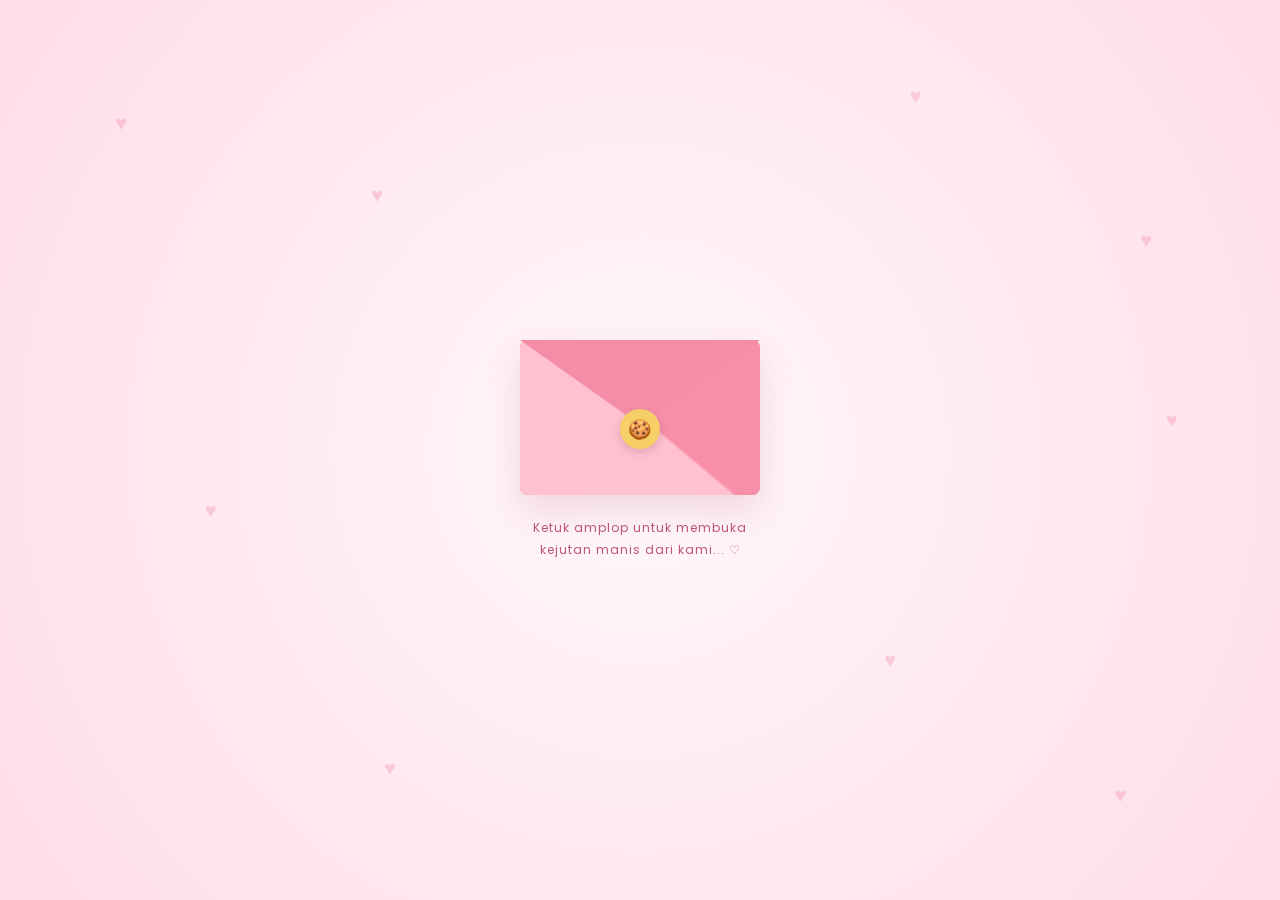
<file: index.html>
<!DOCTYPE html>
<html lang="id">
<head>
    <meta charset="UTF-8">
    <meta name="viewport" content="width=device-width, initial-scale=1.0">
    <title>TOKO COOKIES</title>
    <link rel="stylesheet" href="style.css">
</head>
<body>

<!-- HALAMAN PEMBUKA -->
<section id="intro-screen">

    <div class="hearts">
        <span>♥</span>
        <span>♥</span>
        <span>♥</span>
        <span>♥</span>
        <span>♥</span>
        <span>♥</span>
        <span>♥</span>
        <span>♥</span>
        <span>♥</span>
    </div>

    <div class="intro-content">

        <div class="envelope" id="envelope" onclick="openInvitation()">

            <div class="envelope-back"></div>

            <div class="envelope-paper">
                <span>♡</span>
                <h2>Welcome!</h2>
                <p>Sweet moments await you</p>
            </div>

            <div class="envelope-front"></div>

            <div class="envelope-flap"></div>

            <div class="envelope-seal">🍪</div>

        </div>

        <p class="intro-text">
            Ketuk amplop untuk membuka<br>
            kejutan manis dari kami... ♡
        </p>

    </div>

</section>


<!-- WEBSITE UTAMA -->
<div id="main-site">

    <header>
        <a href="home.html" target="konten" class="logo">
            Crumbelle<span>♡</span>
        </a>

        <nav>
            <a href="home.html" target="konten">Home</a>
            <a href="about.html" target="konten">About</a>
            <a href="product.html" target="konten">Product</a>
            <a href="review.html" target="konten">Review</a>
            <a href="branches.html" target="konten">Branches</a>
            <a href="contact.html" target="konten">Contact</a>
        </nav>

        <a href="product.html" target="konten" class="cart">
            🛒 <span id="cart-count">0</span>
        </a>
    </header>

    <iframe src="home.html" name="konten" title="Konten Toko Cookies"></iframe>

    <footer>
        <p>© 2026 TOKO COOKIES. All Rights Reserved. ♡</p>
    </footer>

</div>

<script src="script.js"></script>

</body>
</html>
</file>
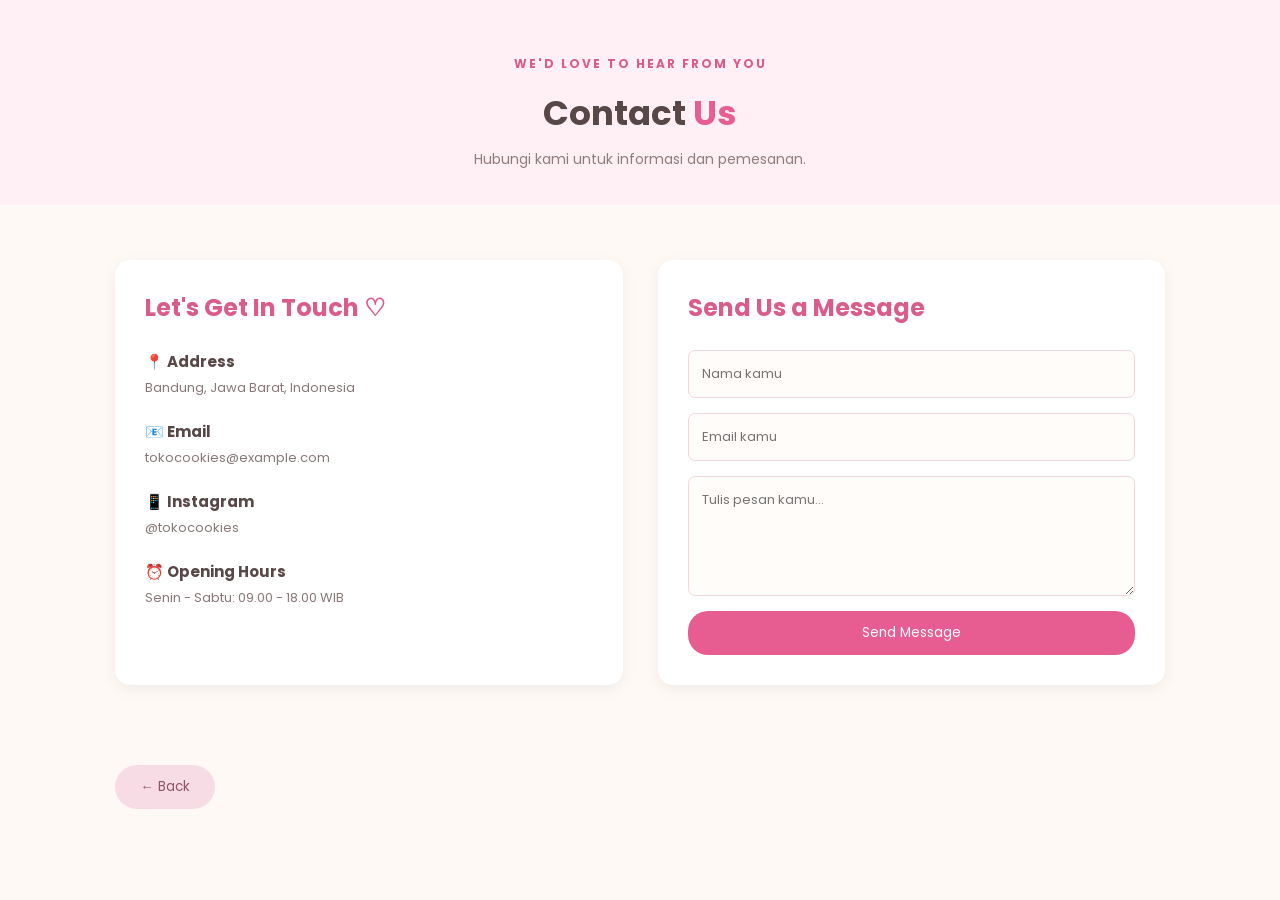
<file: contact.html>
<!DOCTYPE html>
<html lang="id">
<head>
<meta charset="UTF-8">
<meta name="viewport" content="width=device-width, initial-scale=1.0">
<title>Contact - TOKO COOKIES</title>
<link rel="stylesheet" href="style.css">
</head>
<body>

<section class="page-heading">
    <p class="small-title">WE'D LOVE TO HEAR FROM YOU</p>
    <h1>Contact <span>Us</span></h1>
    <p>Hubungi kami untuk informasi dan pemesanan.</p>
</section>

<section class="contact-container">

    <div class="contact-card">
        <h2>Let's Get In Touch ♡</h2>

        <div class="contact-info">
            <h3>📍 Address</h3>
            <p>Bandung, Jawa Barat, Indonesia</p>
        </div>

        <div class="contact-info">
            <h3>📧 Email</h3>
            <p>tokocookies@example.com</p>
        </div>

        <div class="contact-info">
            <h3>📱 Instagram</h3>
            <p>@tokocookies</p>
        </div>

        <div class="contact-info">
            <h3>⏰ Opening Hours</h3>
            <p>Senin - Sabtu: 09.00 - 18.00 WIB</p>
        </div>
    </div>

    <div class="contact-form">
        <h2>Send Us a Message</h2>

        <form onsubmit="sendMessage(event)">
            <input type="text" placeholder="Nama kamu" required>
            <input type="email" placeholder="Email kamu" required>
            <textarea placeholder="Tulis pesan kamu..." required></textarea>
            <button type="submit">Send Message</button>
        </form>
    </div>

</section>

<div class="back-area">
    <button class="back-btn" onclick="history.back()">← Back</button>
</div>

<script src="script.js"></script>
</body>
</html>
</file>
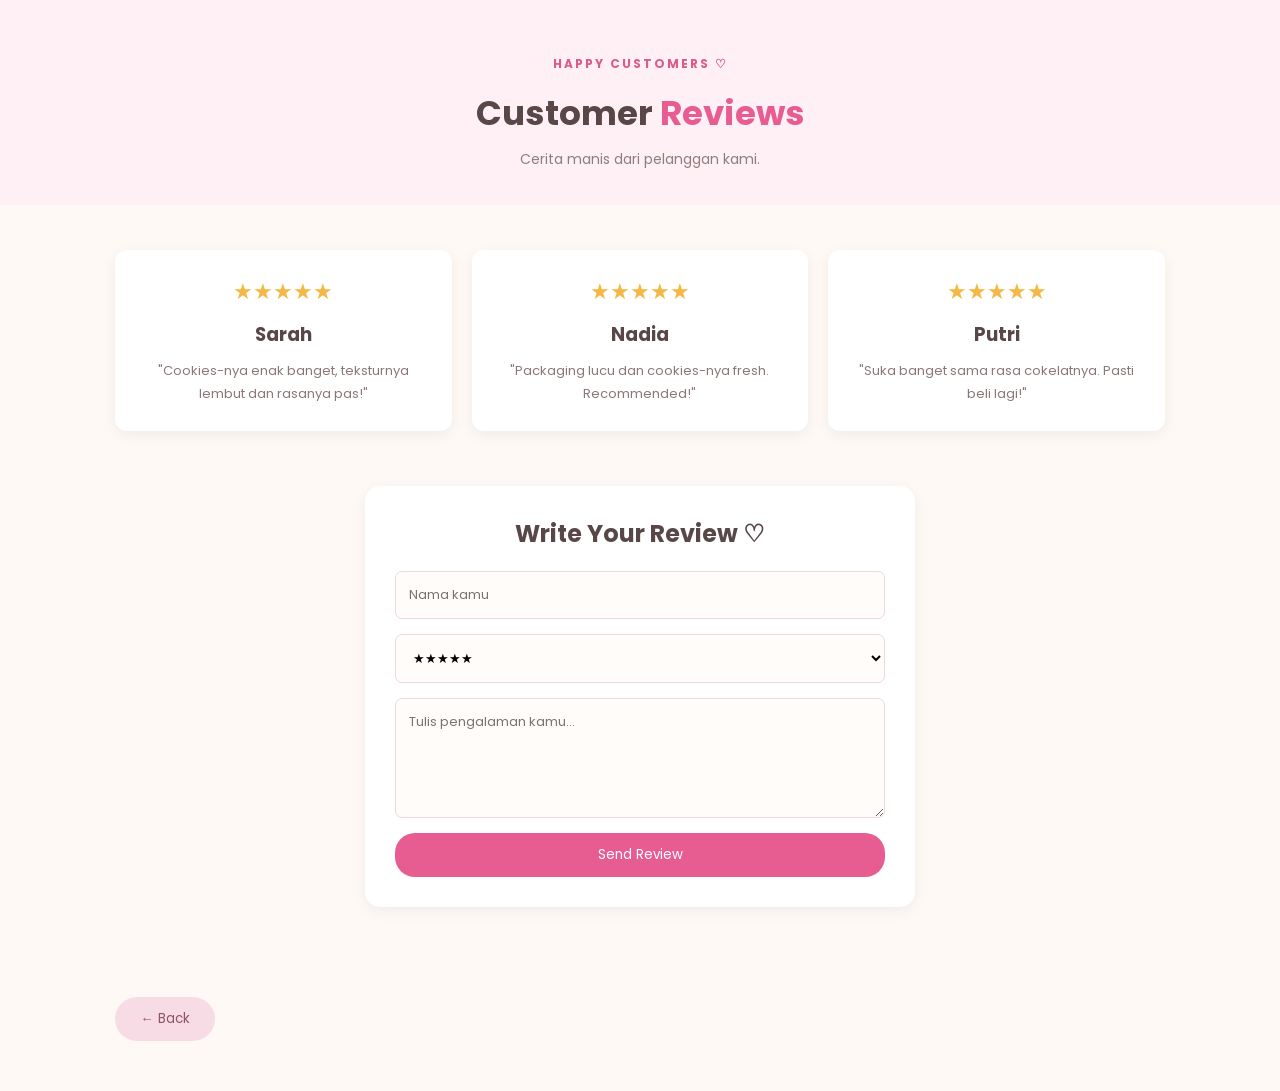
<file: review.html>
<!DOCTYPE html>
<html lang="id">
<head>
<meta charset="UTF-8">
<meta name="viewport" content="width=device-width, initial-scale=1.0">
<title>Review - TOKO COOKIES</title>
<link rel="stylesheet" href="style.css">
</head>
<body>

<section class="page-heading">
    <p class="small-title">HAPPY CUSTOMERS ♡</p>
    <h1>Customer <span>Reviews</span></h1>
    <p>Cerita manis dari pelanggan kami.</p>
</section>

<section class="review-container" id="review-list">

    <div class="review-card">
        <div class="stars">★★★★★</div>
        <h3>Sarah</h3>
        <p>"Cookies-nya enak banget, teksturnya lembut dan rasanya pas!"</p>
    </div>

    <div class="review-card">
        <div class="stars">★★★★★</div>
        <h3>Nadia</h3>
        <p>"Packaging lucu dan cookies-nya fresh. Recommended!"</p>
    </div>

    <div class="review-card">
        <div class="stars">★★★★★</div>
        <h3>Putri</h3>
        <p>"Suka banget sama rasa cokelatnya. Pasti beli lagi!"</p>
    </div>

</section>

<section class="review-form">
    <h2>Write Your Review ♡</h2>

    <form onsubmit="addReview(event)">
        <input type="text" id="review-name" placeholder="Nama kamu" required>

        <select id="review-rating">
            <option value="5">★★★★★</option>
            <option value="4">★★★★</option>
            <option value="3">★★★</option>
            <option value="2">★★</option>
            <option value="1">★</option>
        </select>

        <textarea id="review-message" placeholder="Tulis pengalaman kamu..." required></textarea>

        <button type="submit">Send Review</button>
    </form>
</section>

<div class="back-area">
    <button class="back-btn" onclick="history.back()">← Back</button>
</div>

<script src="script.js"></script>
</body>
</html>
</file>
<file: style.css>
@import url('https://fonts.googleapis.com/css2?family=Poppins:wght@300;400;500;600;700;800&display=swap');

* {
    margin: 0;
    padding: 0;
    box-sizing: border-box;
    font-family: 'Poppins', sans-serif;
}

body {
    background: #FFF9F5;
    color: #594747;
    overflow-x: hidden;
}

html {
    scroll-behavior: smooth;
}

/* HEADER */

header {
    background: #FFFFFF;
    padding: 20px 6%;
    display: flex;
    justify-content: space-between;
    align-items: center;
    gap: 15px;
    box-shadow: 0 3px 15px rgba(0,0,0,0.06);
    position: sticky;
    top: 0;
    z-index: 100;
}

.logo {
    font-size: 25px;
    font-weight: 800;
    color: #594747;
    text-decoration: none;
}

.logo span {
    color: #E85D91;
}

nav {
    display: flex;
    gap: 20px;
    flex-wrap: wrap;
    justify-content: center;
}

nav a {
    text-decoration: none;
    color: #594747;
    font-size: 13px;
    transition: 0.3s;
}

nav a:hover {
    color: #E85D91;
}

.cart {
    color: #594747;
    text-decoration: none;
    font-size: 20px;
}

.cart span {
    background: #E85D91;
    color: white;
    padding: 3px 8px;
    border-radius: 50%;
    font-size: 11px;
}

iframe {
    width: 100%;
    height: 1200px;
    border: none;
    display: block;
}

footer {
    background: #F8DCE5;
    padding: 22px;
    text-align: center;
    color: #75545B;
    font-size: 13px;
}

/* BUTTON */

.btn {
    display: inline-block;
    background: #E85D91;
    color: white;
    padding: 12px 25px;
    border-radius: 30px;
    text-decoration: none;
    font-size: 13px;
    border: none;
    cursor: pointer;
    transition: 0.3s;
    margin: 5px;
}

.btn:hover {
    background: #C94275;
    transform: translateY(-3px);
}

.btn-light {
    background: white;
    color: #D95C8A;
    border: 1px solid #F0C7D5;
}

/* HOME */

.hero {
    min-height: 540px;
    padding: 60px 9%;
    display: flex;
    align-items: center;
    justify-content: space-between;
    gap: 40px;
    background: linear-gradient(120deg, #FFF1E9, #FCE1E9);
}

.hero-text {
    max-width: 500px;
}

.small-title {
    color: #D95C8A;
    font-size: 12px;
    font-weight: 700;
    letter-spacing: 2px;
    margin-bottom: 15px;
}

.hero h1 {
    font-size: 46px;
    line-height: 1.3;
}

.hero h1 span,
.page-heading h1 span {
    color: #E85D91;
}

.hero-text > p:not(.small-title) {
    margin: 20px 0;
    line-height: 1.9;
    font-size: 14px;
    color: #816B6B;
}

.hero-image img {
    width: 420px;
    height: 370px;
    object-fit: cover;
    border-radius: 25px;
    box-shadow: 0 12px 30px rgba(120,70,70,0.15);
}

.welcome {
    text-align: center;
    padding: 65px 20px;
}

.welcome h2 {
    font-size: 27px;
    margin-bottom: 15px;
}

.welcome > p:last-child {
    color: #8A7777;
    font-size: 14px;
}

.features {
    display: flex;
    justify-content: center;
    gap: 20px;
    padding: 20px 7% 65px;
}

.feature-card {
    background: white;
    padding: 30px 20px;
    text-align: center;
    border-radius: 15px;
    flex: 1;
    box-shadow: 0 4px 15px rgba(0,0,0,0.05);
}

.feature-card h3 {
    color: #D95C8A;
    margin-bottom: 10px;
}

.feature-card p {
    font-size: 13px;
    color: #8A7777;
    line-height: 1.7;
}

.promo {
    text-align: center;
    background: #FCE1E9;
    padding: 55px 20px;
}

.promo h2 {
    margin-bottom: 10px;
}

.promo p {
    margin-bottom: 15px;
}

/* PAGE HEADING */

.page-heading {
    text-align: center;
    padding: 55px 20px 35px;
    background: #FFF0F5;
}

.page-heading h1 {
    font-size: 34px;
    margin-bottom: 10px;
}

.page-heading > p:last-child {
    color: #917D7D;
    font-size: 14px;
}

/* ABOUT */

.about-container {
    display: flex;
    align-items: center;
    gap: 50px;
    padding: 65px 9%;
}

.about-image img {
    width: 400px;
    height: 350px;
    object-fit: cover;
    border-radius: 20px;
}

.about-text {
    flex: 1;
}

.about-text h2 {
    font-size: 27px;
    color: #D95C8A;
    margin-bottom: 20px;
}

.about-text p {
    font-size: 14px;
    color: #816B6B;
    line-height: 2;
    margin-bottom: 12px;
}

.about-details {
    display: grid;
    grid-template-columns: repeat(3, 1fr);
    gap: 20px;
    padding: 20px 8% 60px;
}

.detail-card {
    background: white;
    padding: 30px;
    border-radius: 15px;
    text-align: center;
    box-shadow: 0 4px 15px rgba(0,0,0,0.05);
}

.detail-card h2 {
    color: #D95C8A;
    margin-bottom: 15px;
    font-size: 19px;
}

.detail-card p {
    font-size: 13px;
    line-height: 1.8;
    color: #816B6B;
}

.about-extra {
    text-align: center;
    padding: 30px 0;
}

/* PRODUCT */

.shop-top {
    display: flex;
    justify-content: space-between;
    align-items: center;
    padding: 25px 9% 5px;
    flex-wrap: wrap;
}

.product-container {
    display: grid;
    grid-template-columns: repeat(3, 1fr);
    gap: 22px;
    padding: 35px 9% 65px;
}

.product-card {
    background: white;
    border-radius: 15px;
    text-align: center;
    padding: 12px 12px 22px;
    position: relative;
    overflow: hidden;
    box-shadow: 0 4px 15px rgba(0,0,0,0.07);
    transition: 0.3s;
    animation: fadeUp 0.7s ease both;
}

.product-card:hover {
    transform: translateY(-7px);
    box-shadow: 0 10px 25px rgba(0,0,0,0.12);
}

.product-card .main-product-img {
    width: 100%;
    height: 200px;
    object-fit: cover;
    border-radius: 12px;
}

.discount {
    position: absolute;
    top: 20px;
    left: 20px;
    background: #FCE2EB;
    color: #D84C80;
    padding: 6px 10px;
    font-size: 10px;
    border-radius: 15px;
    z-index: 2;
}

.thumbnails {
    display: flex;
    justify-content: center;
    gap: 8px;
    margin: 10px 0;
}

.thumbnails img {
    width: 45px;
    height: 45px;
    object-fit: cover;
    border-radius: 7px;
    cursor: pointer;
    border: 2px solid #F5D3DF;
    transition: 0.3s;
}

.thumbnails img:hover {
    border-color: #E85D91;
    transform: scale(1.1);
}

.product-card h3 {
    font-size: 16px;
    margin: 10px;
}

.price {
    color: #D94E83;
    font-size: 16px;
    font-weight: 700;
    margin-bottom: 12px;
}

.product-card button {
    border: none;
    background: #E85D91;
    color: white;
    padding: 10px 15px;
    border-radius: 20px;
    cursor: pointer;
    transition: 0.3s;
    margin: 3px;
    font-size: 11px;
}

.product-card button:hover {
    background: #C94275;
}

.product-card .buy-btn {
    background: #E8B96D;
    color: #594747;
}

/* CART */

.cart-section {
    background: white;
    margin: 20px 9% 50px;
    padding: 30px;
    border-radius: 15px;
    box-shadow: 0 4px 15px rgba(0,0,0,0.06);
}

.cart-section h2 {
    margin-bottom: 20px;
    color: #D95C8A;
}

.cart-item {
    display: flex;
    justify-content: space-between;
    align-items: center;
    gap: 10px;
    border-bottom: 1px solid #F5DDE5;
    padding: 15px 0;
}

.cart-item button {
    padding: 5px 10px;
    border: none;
    background: #F8DCE5;
    color: #594747;
    border-radius: 5px;
    cursor: pointer;
}

.cart-section h3 {
    margin: 20px 0;
}

/* REVIEW */

.review-container {
    display: grid;
    grid-template-columns: repeat(3, 1fr);
    gap: 20px;
    padding: 45px 9%;
}

.review-card {
    background: white;
    padding: 25px;
    border-radius: 12px;
    text-align: center;
    box-shadow: 0 4px 15px rgba(0,0,0,0.06);
}

.stars {
    color: #F3B944;
    font-size: 22px;
    margin-bottom: 12px;
}

.review-card h3 {
    margin-bottom: 10px;
}

.review-card p {
    color: #8A7777;
    font-size: 13px;
    line-height: 1.8;
}

.review-form {
    max-width: 550px;
    margin: 10px auto 65px;
    padding: 30px;
    background: white;
    border-radius: 15px;
    box-shadow: 0 4px 15px rgba(0,0,0,0.06);
}

.review-form h2 {
    text-align: center;
    margin-bottom: 20px;
}

/* CONTACT */

.contact-container {
    display: grid;
    grid-template-columns: 1fr 1fr;
    gap: 35px;
    padding: 55px 9%;
}

.contact-card,
.contact-form {
    background: white;
    padding: 30px;
    border-radius: 15px;
    box-shadow: 0 4px 15px rgba(0,0,0,0.06);
}

.contact-card h2,
.contact-form h2 {
    margin-bottom: 25px;
    color: #D95C8A;
}

.contact-info {
    margin-bottom: 22px;
}

.contact-info h3 {
    font-size: 15px;
    margin-bottom: 5px;
}

.contact-info p {
    font-size: 13px;
    color: #8A7777;
}

/* BRANCHES */

.branch-container {
    display: grid;
    grid-template-columns: repeat(3, 1fr);
    gap: 22px;
    padding: 45px 8%;
}

.branch-card {
    background: white;
    border-radius: 15px;
    overflow: hidden;
    box-shadow: 0 4px 15px rgba(0,0,0,0.07);
    transition: 0.3s;
}

.branch-card:hover {
    transform: translateY(-7px);
}

.branch-card img {
    width: 100%;
    height: 190px;
    object-fit: cover;
}

.branch-info {
    padding: 20px;
}

.branch-info h2 {
    color: #D95C8A;
    font-size: 18px;
    margin-bottom: 12px;
}

.branch-info p {
    color: #816B6B;
    font-size: 12px;
    margin-bottom: 12px;
    line-height: 1.7;
}

/* FORM */

input, textarea, select {
    width: 100%;
    padding: 13px;
    border: 1px solid #F0D6DE;
    border-radius: 7px;
    outline: none;
    font-size: 13px;
    background: #FFFCFA;
}

textarea {
    min-height: 120px;
    resize: vertical;
}

.review-form form,
.contact-form form {
    display: flex;
    flex-direction: column;
    gap: 15px;
}

.review-form button,
.contact-form button {
    border: none;
    background: #E85D91;
    color: white;
    padding: 12px;
    border-radius: 20px;
    cursor: pointer;
}

/* BACK BUTTON */

.back-area {
    padding: 25px 9% 50px;
}

.back-btn {
    border: none;
    background: #F8DCE5;
    color: #8D5367;
    padding: 12px 25px;
    border-radius: 25px;
    cursor: pointer;
    transition: 0.3s;
}

.back-btn:hover {
    background: #E85D91;
    color: white;
}

/* FALLING COOKIES */

.falling-cookies {
    position: fixed;
    top: 0;
    left: 0;
    width: 100%;
    height: 100%;
    pointer-events: none;
    z-index: 5;
    overflow: hidden;
}

.falling-cookie {
    position: absolute;
    top: -50px;
    animation: fall linear forwards;
    opacity: 0.8;
}

@keyframes fall {
    0% {
        transform: translateY(-50px) rotate(0deg);
        opacity: 0;
    }

    10% {
        opacity: 0.8;
    }

    100% {
        transform: translateY(110vh) rotate(500deg);
        opacity: 0;
    }
}

/* OTHER ANIMATIONS */

@keyframes fadeUp {
    from {
        opacity: 0;
        transform: translateY(25px);
    }

    to {
        opacity: 1;
        transform: translateY(0);
    }
}

/* RESPONSIVE */

@media (max-width: 768px) {

    header {
        flex-direction: column;
        padding: 15px;
    }

    nav {
        gap: 12px;
    }

    nav a {
        font-size: 11px;
    }

    .hero {
        flex-direction: column;
        text-align: center;
        padding: 40px 20px;
    }

    .hero h1 {
        font-size: 34px;
    }

    .hero-image img {
        width: 100%;
        height: 260px;
    }

    .features {
        flex-direction: column;
    }

    .about-container {
        flex-direction: column;
        padding: 35px 20px;
    }

    .about-image img {
        width: 100%;
        height: 260px;
    }

    .about-details {
        grid-template-columns: 1fr;
    }

    .product-container {
        grid-template-columns: repeat(2, 1fr);
        padding: 25px 15px;
        gap: 12px;
    }

    .product-card .main-product-img {
        height: 145px;
    }

    .review-container {
        grid-template-columns: 1fr;
        padding: 25px 20px;
    }

    .contact-container {
        grid-template-columns: 1fr;
        padding: 25px 20px;
    }

    .branch-container {
        grid-template-columns: 1fr;
    }

    .shop-top {
        padding: 20px;
    }

    iframe {
        height: 1700px;
    }
}
/* =================================
   INTRO / OPENING ENVELOPE
================================= */

#intro-screen {
    position: fixed;
    inset: 0;
    width: 100%;
    height: 100vh;
    background: radial-gradient(circle, #fff8fa, #ffdce8);
    display: flex;
    justify-content: center;
    align-items: center;
    z-index: 99999;
    overflow: hidden;
    transition: opacity 1s ease, visibility 1s ease;
}

#intro-screen.hide {
    opacity: 0;
    visibility: hidden;
    pointer-events: none;
}

#main-site {
    display: none;
}

#main-site.show {
    display: block;
    animation: websiteAppear 1s ease;
}

@keyframes websiteAppear {
    from {
        opacity: 0;
        transform: translateY(20px);
    }

    to {
        opacity: 1;
        transform: translateY(0);
    }
}

/* HATI MELAYANG */

.hearts span {
    position: absolute;
    color: #f6a9c0;
    font-size: 20px;
    opacity: 0.5;
    animation: floatingHeart 5s infinite ease-in-out;
}

.hearts span:nth-child(1) {
    top: 12%;
    left: 9%;
}

.hearts span:nth-child(2) {
    top: 20%;
    left: 29%;
    animation-delay: 1s;
}

.hearts span:nth-child(3) {
    top: 9%;
    right: 28%;
    animation-delay: 2s;
}

.hearts span:nth-child(4) {
    top: 25%;
    right: 10%;
    animation-delay: 1.5s;
}

.hearts span:nth-child(5) {
    top: 55%;
    left: 16%;
    animation-delay: 2.5s;
}

.hearts span:nth-child(6) {
    bottom: 13%;
    left: 30%;
    animation-delay: 1s;
}

.hearts span:nth-child(7) {
    bottom: 10%;
    right: 12%;
    animation-delay: 2s;
}

.hearts span:nth-child(8) {
    bottom: 25%;
    right: 30%;
    animation-delay: 0.5s;
}

.hearts span:nth-child(9) {
    top: 45%;
    right: 8%;
    animation-delay: 3s;
}

@keyframes floatingHeart {
    0%, 100% {
        transform: translateY(0) rotate(-10deg);
    }

    50% {
        transform: translateY(-25px) rotate(10deg);
    }
}

/* POSISI AMPLOP */

.intro-content {
    text-align: center;
    z-index: 2;
}

.envelope {
    position: relative;
    width: 240px;
    height: 155px;
    background: #f9a9bd;
    border-radius: 8px;
    cursor: pointer;
    box-shadow: 0 15px 35px rgba(180, 90, 120, 0.2);
    transition: transform 0.4s;
}

.envelope:hover {
    transform: translateY(-8px);
}

/* BAGIAN BELAKANG */

.envelope-back {
    position: absolute;
    inset: 0;
    background: #f7a1b8;
    border-radius: 8px;
}

/* KERTAS DI DALAM */

.envelope-paper {
    position: absolute;
    width: 85%;
    height: 120px;
    background: #fffafc;
    left: 7.5%;
    top: 10px;
    border-radius: 5px;
    padding: 15px;
    color: #bd5579;
    transition: 0.8s;
}

.envelope-paper span {
    font-size: 20px;
}

.envelope-paper h2 {
    font-size: 17px;
}

.envelope-paper p {
    font-size: 9px;
}

/* DEPAN AMPLOP */

.envelope-front {
    position: absolute;
    inset: 0;
    background: linear-gradient(
        140deg,
        transparent 49%,
        #f78fa9 50%
    );
    border-radius: 8px;
}

.envelope-front::before {
    content: "";
    position: absolute;
    inset: 0;
    background: linear-gradient(
        220deg,
        transparent 49%,
        #ffc0d0 50%
    );
    border-radius: 8px;
}

/* PENUTUP AMPLOP */

.envelope-flap {
    position: absolute;
    top: 0;
    left: 0;
    width: 0;
    height: 0;
    border-left: 120px solid transparent;
    border-right: 120px solid transparent;
    border-top: 85px solid #f58da8;
    transform-origin: top;
    transition: transform 0.7s;
    z-index: 4;
}

/* SEGEL */

.envelope-seal {
    position: absolute;
    top: 50%;
    left: 50%;
    transform: translate(-50%, -20%);
    width: 40px;
    height: 40px;
    background: #f6cf67;
    border-radius: 50%;
    display: flex;
    justify-content: center;
    align-items: center;
    font-size: 19px;
    z-index: 5;
    box-shadow: 0 3px 8px rgba(0,0,0,0.15);
}

/* ANIMASI AMPLOP TERBUKA */

.envelope.open .envelope-flap {
    transform: rotateX(180deg);
    z-index: 1;
}

.envelope.open .envelope-paper {
    transform: translateY(-65px);
}

/* TEKS */

.intro-text {
    color: #bd5579;
    font-size: 12px;
    letter-spacing: 1px;
    line-height: 1.8;
    margin-top: 22px;
    animation: textPulse 2s infinite;
}

@keyframes textPulse {
    0%, 100% {
        opacity: 1;
    }

    50% {
        opacity: 0.5;
    }
}

/* RESPONSIVE */

@media (max-width: 600px) {
    .envelope {
        width: 220px;
        height: 145px;
    }

    .envelope-flap {
        border-left-width: 110px;
        border-right-width: 110px;
        border-top-width: 78px;
    }

    .intro-text {
        font-size: 10px;
    }
}
/* =================================
   FIX POSISI SURAT AMPLOP
================================= */

.envelope {
    isolation: isolate;
}

.envelope-back {
    z-index: 0;
}

.envelope-paper {
    position: absolute;
    z-index: 2;
    transition: transform 0.8s ease;
}

.envelope-front {
    z-index: 3;
}

.envelope-flap {
    z-index: 4;
    backface-visibility: hidden;
    transform-origin: top center;
}

.envelope-seal {
    z-index: 5;
}

/* AMPLOP SAAT DIBUKA */

.envelope.open .envelope-flap {
    transform: rotateX(180deg);
    z-index: 1;
}

.envelope.open .envelope-paper {
    z-index: 2;
    transform: translateY(-85px);
}

.envelope.open .envelope-front {
    z-index: 1;
}

.envelope.open .envelope-seal {
    opacity: 0;
    transition: opacity 0.3s ease;
}
</file>
